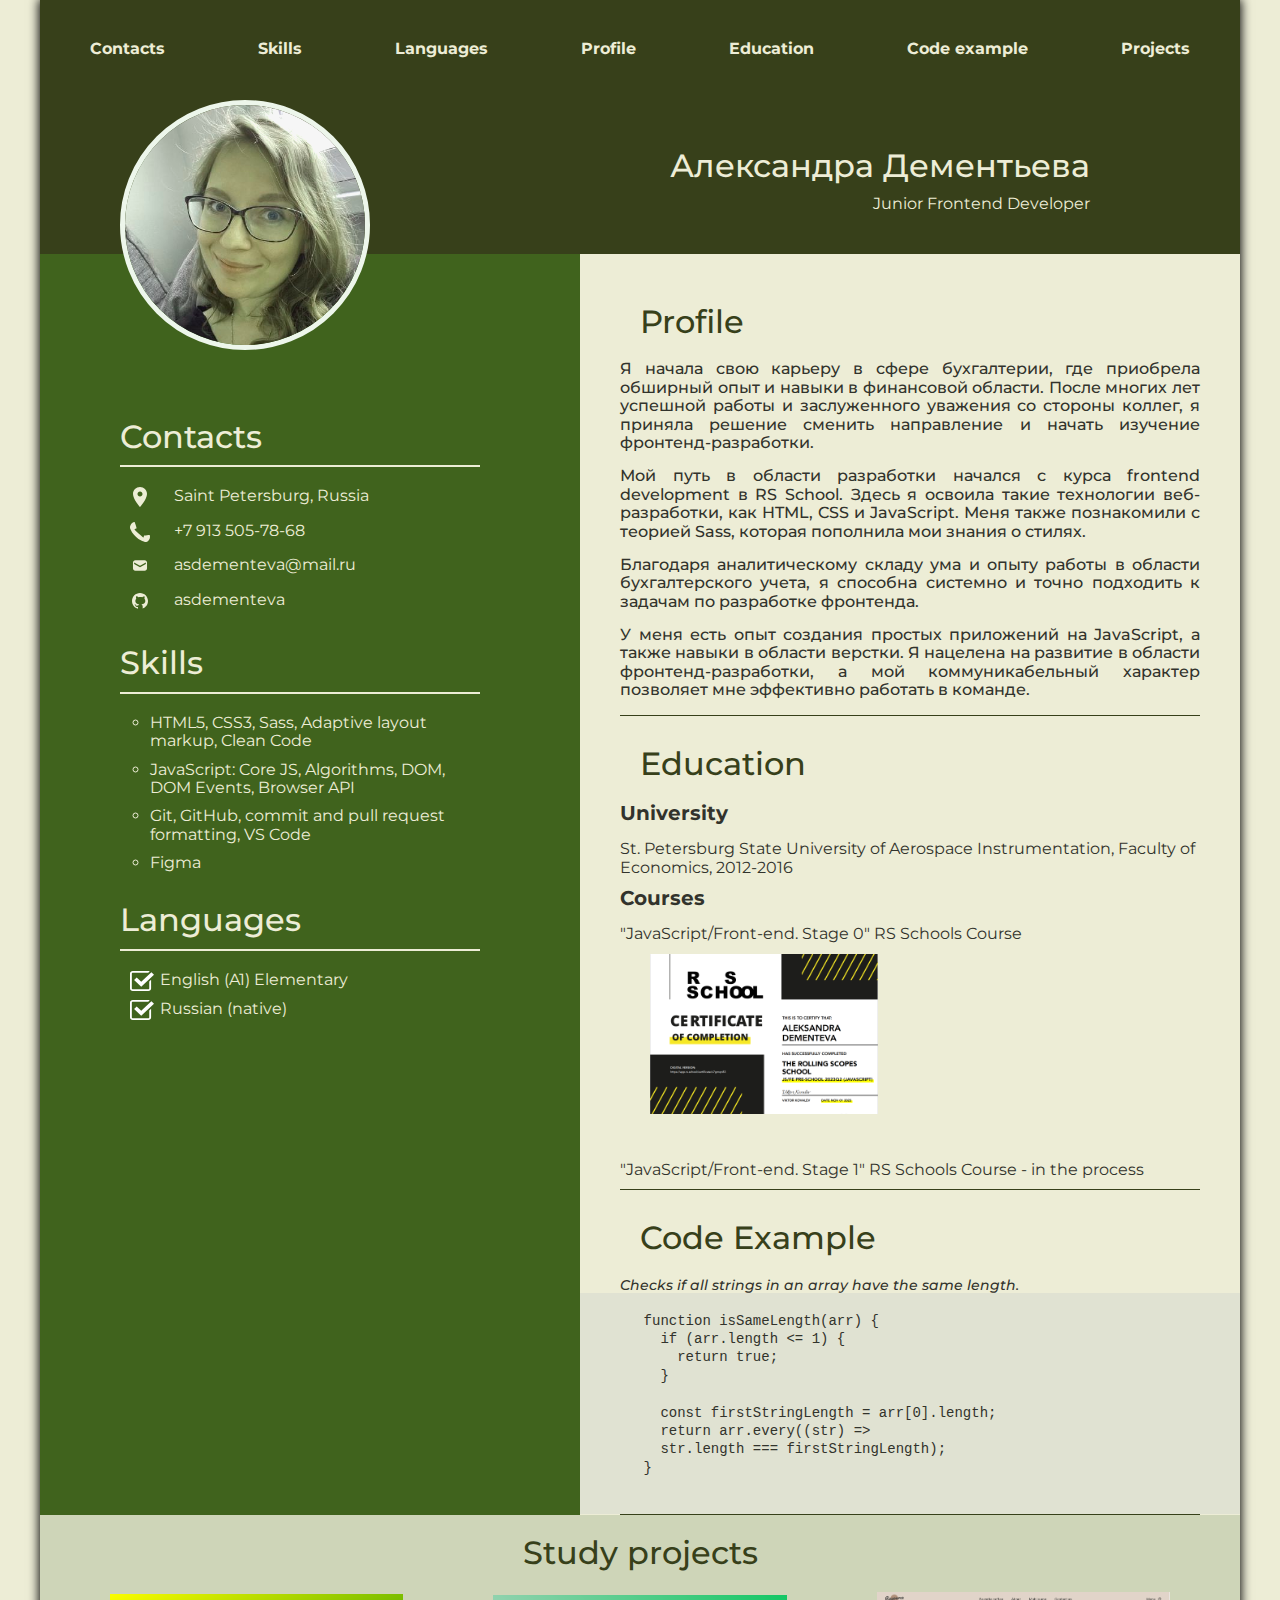
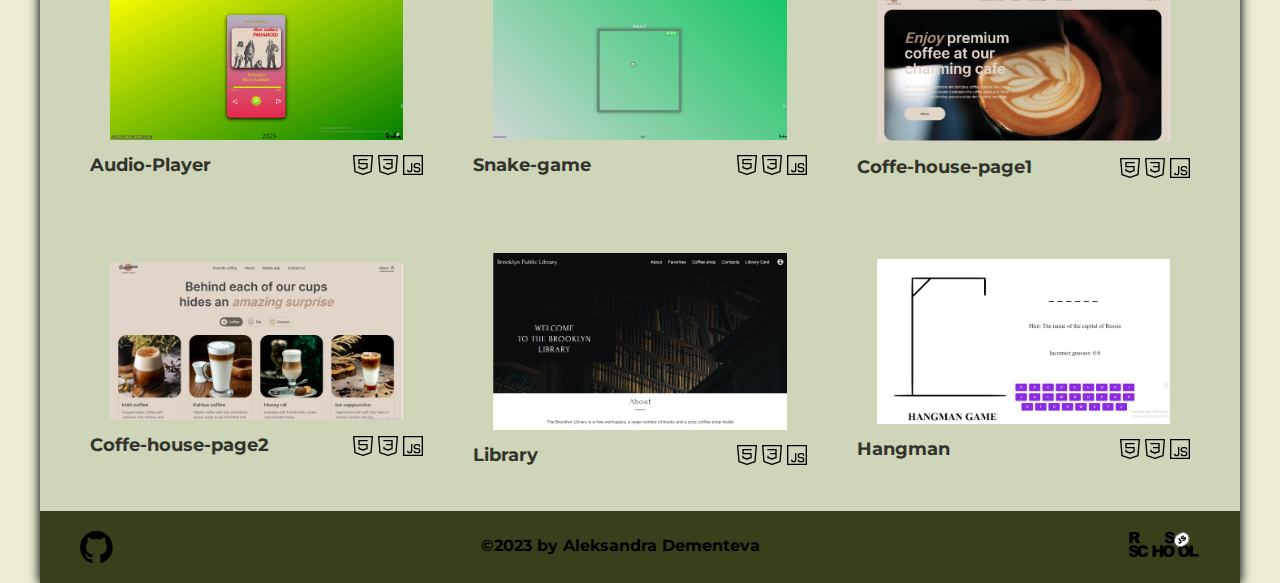
<file: rsschool-cv/index.html>
<!DOCTYPE html>
<html lang="en">
<head>
    <meta charset="UTF-8">
    <meta name="viewport" content="width=device-width, initial-scale=1.0">
    <link href="css/style.css" rel="stylesheet">
    <link href="css/normalize.css" rel="stylesheet">
    <link rel="icon" href="images/favicon.ico" type="image/ico" sizes="32x32">
    <link
        href="https://fonts.googleapis.com/css2?family=Montserrat:ital,wght@0,400;0,500;0,700;1,400;1,500;1,700&display=swap"
        rel="stylesheet">
    <title>CV</title>
</head>
<body>
    <div class="page">
        <header class="header">
            <nav class="header-nav">
                <ul class="nav-list">
                    <li class="nav-item"><a class="nav-link" href="#contacts">Contacts</a></li>
                    <li class="nav-item"><a class="nav-link" href="#skills">Skills</a></li>
                    <li class="nav-item"><a class="nav-link" href="#languages">Languages</a></li>
                    <li class="nav-item"><a class="nav-link" href="#profile">Profile</a></li>
                    <li class="nav-item"><a class="nav-link" href="#education">Education</a></li>
                    <li class="nav-item"><a class="nav-link" href="#code-example">Code example</a></li>
                    <li class="nav-item"><a class="nav-link" href="#projects">Projects</a></li>
                </ul>
            </nav>
            <div class="header-wrapper">
                <h1 class="header-title">Александра Дементьева</h1>
                <p class="header-text">Junior Frontend Developer</p>
            </div>
            <img class="header-photo" src="images/photo.jpg" alt="personal photo" width="250" height="250">
        </header>
        <main class="content">
            <div class="left-column">
                <section class="contacts general" id="contacts">
                    <h2 class="section-title">Contacts</h2>
                    <ul class="contact-list">
                        <li class="contact-item">
                            <svg class="contact-svg" width="20" height="20" viewBox="0 0 14 20" fill="none"
                                xmlns="http://www.w3.org/2000/svg">
                                <path
                                    d="M7 0C3.13 0 0 3.13 0 7C0 12.25 7 20 7 20C7 20 14 12.25 14 7C14 3.13 10.87 0 7 0ZM7 9.5C5.62 9.5 4.5 8.38 4.5 7C4.5 5.62 5.62 4.5 7 4.5C8.38 4.5 9.5 5.62 9.5 7C9.5 8.38 8.38 9.5 7 9.5Z"
                                    fill="black" />
                            </svg>
                            <span class="contact-text">Saint Petersburg, Russia</span>
                        </li>
                        <li class="contact-item">
                            <a class="contact-link" href="tel:+375336884633">
                                <svg class="contact-svg" width="20" height="20" viewBox="0 0 15 15" fill="none"
                                    xmlns="http://www.w3.org/2000/svg">
                                    <path
                                        d="M10.6681 14.7349C9.4886 14.3737 8.73758 14.0633 7.72171 13.5175C5.8568 12.5154 4.09246 11.0348 2.80839 9.39451C1.76878 8.06647 1.10865 6.99078 0.445935 5.54485C0.0784142 4.74299 0.041015 4.61279 0.0117162 4.0332C-0.0183682 3.43807 -0.00500151 3.36295 0.228626 2.81433C0.737712 1.61885 1.53329 0.74966 2.57319 0.252833C3.19744 -0.0454072 3.37846 -0.0693614 3.53058 0.126142C3.67127 0.306948 4.95493 4.19046 4.95493 4.4353C4.95493 4.66223 4.81842 4.76559 4.06707 5.1076C3.48934 5.37057 3.2935 5.58905 3.41985 5.82962C3.45387 5.89439 4.9034 7.20756 6.64103 8.74776C8.67089 10.547 9.85728 11.5481 9.95962 11.5481C10.1853 11.5481 10.3446 11.3428 10.3456 11.051C10.347 10.5944 10.4349 10.2061 10.5522 10.1378C10.6807 10.0629 10.9537 10.0287 12.7881 9.85766C14.5391 9.69438 14.7013 9.69905 14.8296 9.91642C14.887 10.0137 14.956 10.3432 14.9829 10.6485C15.0995 11.9716 14.6177 13.2152 13.5979 14.2232C12.7238 15.0873 12.1476 15.1879 10.6681 14.7349Z"
                                        fill="black" />
                                </svg>
                                <span class="contact-text">+7&nbsp;913&nbsp;505-78-68</span>
                            </a>
                        </li>
                        <li class="contact-item">
                            <a class="contact-link" href="asdementeva@mail.ru">
                                <svg class="contact-svg" width="20" height="20" viewBox="0 0 15 16" fill="none"
                                    xmlns="http://www.w3.org/2000/svg">
                                    <path
                                        d="M11.25 3.30566H3.75C2.71875 3.30566 1.875 4.14941 1.875 5.18066V9.86816C1.875 10.8994 2.71875 11.7432 3.75 11.7432H11.25C12.2812 11.7432 13.125 10.8994 13.125 9.86816V5.18066C13.125 4.14941 12.2812 3.30566 11.25 3.30566ZM12.1875 6.30566L7.5 9.02441L2.8125 6.30566V5.18066L7.5 7.89941L12.1875 5.18066V6.30566Z"
                                        fill="black" />
                                </svg>
                                <span class="contact-text">asdementeva@mail.ru</span>
                            </a>
                        </li>
                        <li class="contact-item">
                            <a class="contact-link" href="https://github.com/asdementeva">
                                <svg class="contact-svg" width="20" height="20" viewBox="0 0 15 15" fill="none"
                                    xmlns="http://www.w3.org/2000/svg">
                                    <path
                                        d="M7.5 1.5C4.1865 1.5 1.5 4.1865 1.5 7.5C1.5 10.3115 3.436 12.664 6.046 13.315C6.018 13.234 6 13.14 6 13.0235V11.998C5.7565 11.998 5.3485 11.998 5.246 11.998C4.8355 11.998 4.4705 11.8215 4.2935 11.4935C4.097 11.129 4.063 10.5715 3.576 10.2305C3.4315 10.117 3.5415 9.9875 3.708 10.005C4.0155 10.092 4.2705 10.303 4.5105 10.616C4.7495 10.9295 4.862 11.0005 5.3085 11.0005C5.525 11.0005 5.849 10.988 6.154 10.94C6.318 10.5235 6.6015 10.14 6.948 9.959C4.95 9.7535 3.9965 8.7595 3.9965 7.41C3.9965 6.829 4.244 6.267 4.6645 5.7935C4.5265 5.3235 4.353 4.365 4.7175 4C5.6165 4 6.16 4.583 6.2905 4.7405C6.7385 4.587 7.2305 4.5 7.7475 4.5C8.2655 4.5 8.7595 4.587 9.2085 4.7415C9.3375 4.585 9.8815 4 10.7825 4C11.1485 4.3655 10.973 5.328 10.8335 5.797C11.2515 6.2695 11.4975 6.83 11.4975 7.41C11.4975 8.7585 10.5455 9.752 8.5505 9.9585C9.0995 10.245 9.5 11.05 9.5 11.6565V13.0235C9.5 13.0755 9.4885 13.113 9.4825 13.1575C11.8205 12.338 13.5 10.118 13.5 7.5C13.5 4.1865 10.8135 1.5 7.5 1.5Z"
                                        fill="black" />
                                </svg>
                                <span class="contact-text">asdementeva</span>
                            </a>
                        </li>
                    </ul>
                </section>
                <section class="skills general" id="skills">
                    <h2 class="section-title">Skills</h2>
                    <ul class="skill-list">
                        <li class="skill-item">HTML5, CSS3, Sass, Adaptive layout markup, Clean Code</li>
                        <li class="skill-item">JavaScript: Core JS, Algorithms, DOM, DOM Events, Browser API</li>
                        <li class="skill-item">Git, GitHub, commit and pull request formatting, VS Code</li>
                        <li class="skill-item">Figma</li>
                    </ul>
                </section>
                <section class="lang general" id="languages">
                    <h2 class="section-title">Languages</h2>
                    <ul class="lang-list">
                        <li class="lang-item">English (A1) Elementary </li>
                        <li class="lang-item">Russian (native)</li>
                    </ul>
                </section>
            </div>
            <div class="right-column">
                <section class="profile general" id="profile">
                    <h2 class="section-title">Profile</h2>
                    <p class="profile-text">Я начала свою карьеру в сфере бухгалтерии, где приобрела обширный опыт и навыки в финансовой области. После многих лет успешной работы и заслуженного уважения со стороны коллег, я приняла решение сменить направление и начать изучение фронтенд-разработки.</p>
                    <p class="profile-text">Мой путь в области разработки начался с курса frontend development в RS School. Здесь я освоила такие технологии веб-разработки, как HTML, CSS и JavaScript. Меня также познакомили с теорией Sass, которая пополнила мои знания о стилях.</p>
                    <p class="profile-text">Благодаря аналитическому складу ума и опыту работы в области бухгалтерского учета, я способна системно и точно подходить к задачам по разработке фронтенда.</p>
                    <p class="profile-text">У меня есть опыт создания простых приложений на JavaScript, а также навыки в области верстки. Я нацелена на развитие в области фронтенд-разработки, а мой коммуникабельный характер позволяет мне эффективно работать в команде.</p>
                </section>
                <section class="education general" id="education">
                    <h2 class="section-title">Education</h2>
                    <ul class="education-list">
                        <li class="education-item">
                            <h3 class="education-title">University</h3>
                            <p class="education-text">St. Petersburg State University of Aerospace Instrumentation, Faculty of Economics, 2012-2016</p>
                        </li>
                        <li class="education-item">
                            <h3 class="education-title">Courses</h3>
                            <ul class="course-list">
                                <li class="course-item">
                                    <p class="education-text">"JavaScript/Front-end. Stage 0" RS Schools Course</p>
                                    <a class="img-certificate" href="images/stage0.PNG" target="_blank" aria-label="link on certificate">
                                        <img src="images/stage0.PNG" alt="stage0" width="228" height="165">
                                    </a>
                                </li><br><br>
                                <li class="course-item">
                                    <p class="education-text">"JavaScript/Front-end. Stage 1" RS Schools Course - in the process</p>
                                </li>
                            </ul>
                        </li>
                    </ul>
                </section>
                <section class="code general" id="code-example">
                    <h2 class="section-title">Code Example</h2>
                    <p class="code-text">Checks if all strings in an array have the same length.</p>
                    <pre class="code-ex">
                        <code>
    function isSameLength(arr) {
      if (arr.length <= 1) {
        return true;
      }

      const firstStringLength = arr[0].length;
      return arr.every((str) =>
      str.length === firstStringLength);
    }
                        </code>
                    </pre>
                </section>
            </div>
            <section class="projects" id="projects">
                <h2 class="section-title">Study projects</h2>
                <ul class="projects-list">
                    <li class="project-item">
                        <a class="project-link" href="https://rolling-scopes-school.github.io/asdementeva-JSFEPRESCHOOL2023Q2/audio-player/" target="_blank">
                            <img class="project-img" src="images/audio-player.PNG" alt="photo of Glassy project" width="625" height="400">
                            <div class="project-description">
                                <h3 class="project-title">Audio-Player</h3>
                                <div class="tech-wrapper">
                                    <svg class="tech-icon icon-html" width="20" height="20" viewBox="0 0 15 15" fill="none"
                                        xmlns="http://www.w3.org/2000/svg">
                                        <path
                                            d="M0.5 0.5V0C0.360174 0 0.226736 0.0585498 0.132059 0.161445C0.0373814 0.264341 -0.00988477 0.40218 0.00172713 0.541523L0.5 0.5ZM14.5 0.5L14.9983 0.541523C15.0099 0.40218 14.9626 0.264341 14.8679 0.161445C14.7733 0.0585498 14.6398 0 14.5 0V0.5ZM13.5 12.5L13.6581 12.9743C13.8479 12.9111 13.9817 12.7408 13.9983 12.5415L13.5 12.5ZM7.5 14.5L7.34189 14.9743C7.44452 15.0086 7.55548 15.0086 7.65811 14.9743L7.5 14.5ZM1.5 12.5L1.00173 12.5415C1.01834 12.7408 1.15214 12.9111 1.34189 12.9743L1.5 12.5ZM4.5 3.5V3H4V3.5H4.5ZM4.5 6.5H4V7H4.5V6.5ZM10.5 6.5H11V6H10.5V6.5ZM10.5 9.5L10.6581 9.97434L11 9.86038V9.5H10.5ZM7.5 10.5L7.34189 10.9743L7.5 11.027L7.65811 10.9743L7.5 10.5ZM4.5 9.5H4V9.86038L4.34189 9.97434L4.5 9.5ZM0.5 1H14.5V0H0.5V1ZM14.0017 0.458477L13.0017 12.4585L13.9983 12.5415L14.9983 0.541523L14.0017 0.458477ZM13.3419 12.0257L7.34189 14.0257L7.65811 14.9743L13.6581 12.9743L13.3419 12.0257ZM7.65811 14.0257L1.65811 12.0257L1.34189 12.9743L7.34189 14.9743L7.65811 14.0257ZM1.99827 12.4585L0.998273 0.458477L0.00172713 0.541523L1.00173 12.5415L1.99827 12.4585ZM11 3H4.5V4H11V3ZM4 3.5V6.5H5V3.5H4ZM4.5 7H10.5V6H4.5V7ZM10 6.5V9.5H11V6.5H10ZM10.3419 9.02566L7.34189 10.0257L7.65811 10.9743L10.6581 9.97434L10.3419 9.02566ZM7.65811 10.0257L4.65811 9.02566L4.34189 9.97434L7.34189 10.9743L7.65811 10.0257ZM5 9.5V8H4V9.5H5Z"
                                            fill="#000000" />
                                    </svg>
                                    <svg class="tech-icon icon-css" width="20" height="20" viewBox="0 0 15 15" fill="none" xmlns="http://www.w3.org/2000/svg">
                                        <path
                                            d="M0.5 0.5V0C0.360174 0 0.226736 0.0585498 0.132059 0.161445C0.0373814 0.264341 -0.00988477 0.40218 0.00172713 0.541523L0.5 0.5ZM14.5 0.5L14.9983 0.541523C15.0099 0.40218 14.9626 0.264341 14.8679 0.161445C14.7733 0.0585498 14.6398 0 14.5 0V0.5ZM13.5 12.5L13.6581 12.9743C13.8479 12.9111 13.9817 12.7408 13.9983 12.5415L13.5 12.5ZM7.5 14.5L7.34189 14.9743C7.44452 15.0086 7.55548 15.0086 7.65811 14.9743L7.5 14.5ZM1.5 12.5L1.00173 12.5415C1.01834 12.7408 1.15214 12.9111 1.34189 12.9743L1.5 12.5ZM10.5 3.5H11V3H10.5V3.5ZM10.5 9.5L10.6581 9.97434L11 9.86038V9.5H10.5ZM7.5 10.5L7.34189 10.9743L7.5 11.027L7.65811 10.9743L7.5 10.5ZM4.5 9.5H4V9.86038L4.34189 9.97434L4.5 9.5ZM0.5 1H14.5V0H0.5V1ZM14.0017 0.458477L13.0017 12.4585L13.9983 12.5415L14.9983 0.541523L14.0017 0.458477ZM13.3419 12.0257L7.34189 14.0257L7.65811 14.9743L13.6581 12.9743L13.3419 12.0257ZM7.65811 14.0257L1.65811 12.0257L1.34189 12.9743L7.34189 14.9743L7.65811 14.0257ZM1.99827 12.4585L0.998273 0.458477L0.00172713 0.541523L1.00173 12.5415L1.99827 12.4585ZM10.5 3H4V4H10.5V3ZM6 7H10.5V6H6V7ZM10 6.5V9.5H11V6.5H10ZM10.3419 9.02566L7.34189 10.0257L7.65811 10.9743L10.6581 9.97434L10.3419 9.02566ZM7.65811 10.0257L4.65811 9.02566L4.34189 9.97434L7.34189 10.9743L7.65811 10.0257ZM5 9.5V8H4V9.5H5ZM10 3.5V6.5H11V3.5H10Z"
                                            fill="#000000" />
                                    </svg>
                                    <svg class="tech-icon icon-js" width="20" height="20" viewBox="0 0 15 15" fill="none" xmlns="http://www.w3.org/2000/svg">
                                        <path
                                            d="M12.5 8V7.83333C12.5 7.09695 11.903 6.5 11.1667 6.5H10C9.17157 6.5 8.5 7.17157 8.5 8C8.5 8.82843 9.17157 9.5 10 9.5H11C11.8284 9.5 12.5 10.1716 12.5 11C12.5 11.8284 11.8284 12.5 11 12.5H10C9.17157 12.5 8.5 11.8284 8.5 11M6.5 6V11C6.5 11.8284 5.82843 12.5 5 12.5C4.17157 12.5 3.5 11.8284 3.5 11M0.5 0.5H14.5V14.5H0.5V0.5Z"
                                            stroke="#000000" />
                                    </svg>
                                </div>
                            </div>
                        </a>
                    </li>
                    <li class="project-item">
                        <a class="project-link" href="https://rolling-scopes-school.github.io/asdementeva-JSFEPRESCHOOL2023Q2/random-game/" target="_blank">
                            <img class="project-img" src="images/snake-game.PNG" alt="photo of Barbershop project" width="625"
                                height="400">
                            <div class="project-description">
                                <h3 class="project-title">Snake-game</h3>
                                <div class="tech-wrapper">
                                    <svg class="tech-icon icon-html" width="20" height="20" viewBox="0 0 15 15" fill="none"
                                        xmlns="http://www.w3.org/2000/svg">
                                        <path
                                            d="M0.5 0.5V0C0.360174 0 0.226736 0.0585498 0.132059 0.161445C0.0373814 0.264341 -0.00988477 0.40218 0.00172713 0.541523L0.5 0.5ZM14.5 0.5L14.9983 0.541523C15.0099 0.40218 14.9626 0.264341 14.8679 0.161445C14.7733 0.0585498 14.6398 0 14.5 0V0.5ZM13.5 12.5L13.6581 12.9743C13.8479 12.9111 13.9817 12.7408 13.9983 12.5415L13.5 12.5ZM7.5 14.5L7.34189 14.9743C7.44452 15.0086 7.55548 15.0086 7.65811 14.9743L7.5 14.5ZM1.5 12.5L1.00173 12.5415C1.01834 12.7408 1.15214 12.9111 1.34189 12.9743L1.5 12.5ZM4.5 3.5V3H4V3.5H4.5ZM4.5 6.5H4V7H4.5V6.5ZM10.5 6.5H11V6H10.5V6.5ZM10.5 9.5L10.6581 9.97434L11 9.86038V9.5H10.5ZM7.5 10.5L7.34189 10.9743L7.5 11.027L7.65811 10.9743L7.5 10.5ZM4.5 9.5H4V9.86038L4.34189 9.97434L4.5 9.5ZM0.5 1H14.5V0H0.5V1ZM14.0017 0.458477L13.0017 12.4585L13.9983 12.5415L14.9983 0.541523L14.0017 0.458477ZM13.3419 12.0257L7.34189 14.0257L7.65811 14.9743L13.6581 12.9743L13.3419 12.0257ZM7.65811 14.0257L1.65811 12.0257L1.34189 12.9743L7.34189 14.9743L7.65811 14.0257ZM1.99827 12.4585L0.998273 0.458477L0.00172713 0.541523L1.00173 12.5415L1.99827 12.4585ZM11 3H4.5V4H11V3ZM4 3.5V6.5H5V3.5H4ZM4.5 7H10.5V6H4.5V7ZM10 6.5V9.5H11V6.5H10ZM10.3419 9.02566L7.34189 10.0257L7.65811 10.9743L10.6581 9.97434L10.3419 9.02566ZM7.65811 10.0257L4.65811 9.02566L4.34189 9.97434L7.34189 10.9743L7.65811 10.0257ZM5 9.5V8H4V9.5H5Z"
                                            fill="#000000" />
                                    </svg>
                                    <svg class="tech-icon icon-css" width="20" height="20" viewBox="0 0 15 15" fill="none" xmlns="http://www.w3.org/2000/svg">
                                        <path
                                            d="M0.5 0.5V0C0.360174 0 0.226736 0.0585498 0.132059 0.161445C0.0373814 0.264341 -0.00988477 0.40218 0.00172713 0.541523L0.5 0.5ZM14.5 0.5L14.9983 0.541523C15.0099 0.40218 14.9626 0.264341 14.8679 0.161445C14.7733 0.0585498 14.6398 0 14.5 0V0.5ZM13.5 12.5L13.6581 12.9743C13.8479 12.9111 13.9817 12.7408 13.9983 12.5415L13.5 12.5ZM7.5 14.5L7.34189 14.9743C7.44452 15.0086 7.55548 15.0086 7.65811 14.9743L7.5 14.5ZM1.5 12.5L1.00173 12.5415C1.01834 12.7408 1.15214 12.9111 1.34189 12.9743L1.5 12.5ZM10.5 3.5H11V3H10.5V3.5ZM10.5 9.5L10.6581 9.97434L11 9.86038V9.5H10.5ZM7.5 10.5L7.34189 10.9743L7.5 11.027L7.65811 10.9743L7.5 10.5ZM4.5 9.5H4V9.86038L4.34189 9.97434L4.5 9.5ZM0.5 1H14.5V0H0.5V1ZM14.0017 0.458477L13.0017 12.4585L13.9983 12.5415L14.9983 0.541523L14.0017 0.458477ZM13.3419 12.0257L7.34189 14.0257L7.65811 14.9743L13.6581 12.9743L13.3419 12.0257ZM7.65811 14.0257L1.65811 12.0257L1.34189 12.9743L7.34189 14.9743L7.65811 14.0257ZM1.99827 12.4585L0.998273 0.458477L0.00172713 0.541523L1.00173 12.5415L1.99827 12.4585ZM10.5 3H4V4H10.5V3ZM6 7H10.5V6H6V7ZM10 6.5V9.5H11V6.5H10ZM10.3419 9.02566L7.34189 10.0257L7.65811 10.9743L10.6581 9.97434L10.3419 9.02566ZM7.65811 10.0257L4.65811 9.02566L4.34189 9.97434L7.34189 10.9743L7.65811 10.0257ZM5 9.5V8H4V9.5H5ZM10 3.5V6.5H11V3.5H10Z"
                                            fill="#000000" />
                                    </svg>
                                    <svg class="tech-icon icon-js" width="20" height="20" viewBox="0 0 15 15" fill="none" xmlns="http://www.w3.org/2000/svg">
                                        <path
                                            d="M12.5 8V7.83333C12.5 7.09695 11.903 6.5 11.1667 6.5H10C9.17157 6.5 8.5 7.17157 8.5 8C8.5 8.82843 9.17157 9.5 10 9.5H11C11.8284 9.5 12.5 10.1716 12.5 11C12.5 11.8284 11.8284 12.5 11 12.5H10C9.17157 12.5 8.5 11.8284 8.5 11M6.5 6V11C6.5 11.8284 5.82843 12.5 5 12.5C4.17157 12.5 3.5 11.8284 3.5 11M0.5 0.5H14.5V14.5H0.5V0.5Z"
                                            stroke="#000000" />
                                    </svg>
                                </div>
                            </div>
                        </a>
                    </li>
                    <li class="project-item">
                        <a class="project-link" href="https://rolling-scopes-school.github.io/asdementeva-JSFE2023Q4/coffee-house/home.html" target="_blank">
                            <img class="project-img" src="./images/coffe-house-page1.PNG" alt="photo of Travel project" width="625" height="400">
                            <div class="project-description">
                                <h3 class="project-title">Coffe-house-page1</h3>
                                <div class="tech-wrapper">
                                    <svg class="tech-icon icon-html" width="20" height="20" viewBox="0 0 15 15" fill="none" xmlns="http://www.w3.org/2000/svg">
                                        <path
                                            d="M0.5 0.5V0C0.360174 0 0.226736 0.0585498 0.132059 0.161445C0.0373814 0.264341 -0.00988477 0.40218 0.00172713 0.541523L0.5 0.5ZM14.5 0.5L14.9983 0.541523C15.0099 0.40218 14.9626 0.264341 14.8679 0.161445C14.7733 0.0585498 14.6398 0 14.5 0V0.5ZM13.5 12.5L13.6581 12.9743C13.8479 12.9111 13.9817 12.7408 13.9983 12.5415L13.5 12.5ZM7.5 14.5L7.34189 14.9743C7.44452 15.0086 7.55548 15.0086 7.65811 14.9743L7.5 14.5ZM1.5 12.5L1.00173 12.5415C1.01834 12.7408 1.15214 12.9111 1.34189 12.9743L1.5 12.5ZM4.5 3.5V3H4V3.5H4.5ZM4.5 6.5H4V7H4.5V6.5ZM10.5 6.5H11V6H10.5V6.5ZM10.5 9.5L10.6581 9.97434L11 9.86038V9.5H10.5ZM7.5 10.5L7.34189 10.9743L7.5 11.027L7.65811 10.9743L7.5 10.5ZM4.5 9.5H4V9.86038L4.34189 9.97434L4.5 9.5ZM0.5 1H14.5V0H0.5V1ZM14.0017 0.458477L13.0017 12.4585L13.9983 12.5415L14.9983 0.541523L14.0017 0.458477ZM13.3419 12.0257L7.34189 14.0257L7.65811 14.9743L13.6581 12.9743L13.3419 12.0257ZM7.65811 14.0257L1.65811 12.0257L1.34189 12.9743L7.34189 14.9743L7.65811 14.0257ZM1.99827 12.4585L0.998273 0.458477L0.00172713 0.541523L1.00173 12.5415L1.99827 12.4585ZM11 3H4.5V4H11V3ZM4 3.5V6.5H5V3.5H4ZM4.5 7H10.5V6H4.5V7ZM10 6.5V9.5H11V6.5H10ZM10.3419 9.02566L7.34189 10.0257L7.65811 10.9743L10.6581 9.97434L10.3419 9.02566ZM7.65811 10.0257L4.65811 9.02566L4.34189 9.97434L7.34189 10.9743L7.65811 10.0257ZM5 9.5V8H4V9.5H5Z"
                                            fill="#000000" />
                                    </svg>
                                    <svg class="tech-icon icon-css" width="20" height="20" viewBox="0 0 15 15" fill="none" xmlns="http://www.w3.org/2000/svg">
                                        <path
                                            d="M0.5 0.5V0C0.360174 0 0.226736 0.0585498 0.132059 0.161445C0.0373814 0.264341 -0.00988477 0.40218 0.00172713 0.541523L0.5 0.5ZM14.5 0.5L14.9983 0.541523C15.0099 0.40218 14.9626 0.264341 14.8679 0.161445C14.7733 0.0585498 14.6398 0 14.5 0V0.5ZM13.5 12.5L13.6581 12.9743C13.8479 12.9111 13.9817 12.7408 13.9983 12.5415L13.5 12.5ZM7.5 14.5L7.34189 14.9743C7.44452 15.0086 7.55548 15.0086 7.65811 14.9743L7.5 14.5ZM1.5 12.5L1.00173 12.5415C1.01834 12.7408 1.15214 12.9111 1.34189 12.9743L1.5 12.5ZM10.5 3.5H11V3H10.5V3.5ZM10.5 9.5L10.6581 9.97434L11 9.86038V9.5H10.5ZM7.5 10.5L7.34189 10.9743L7.5 11.027L7.65811 10.9743L7.5 10.5ZM4.5 9.5H4V9.86038L4.34189 9.97434L4.5 9.5ZM0.5 1H14.5V0H0.5V1ZM14.0017 0.458477L13.0017 12.4585L13.9983 12.5415L14.9983 0.541523L14.0017 0.458477ZM13.3419 12.0257L7.34189 14.0257L7.65811 14.9743L13.6581 12.9743L13.3419 12.0257ZM7.65811 14.0257L1.65811 12.0257L1.34189 12.9743L7.34189 14.9743L7.65811 14.0257ZM1.99827 12.4585L0.998273 0.458477L0.00172713 0.541523L1.00173 12.5415L1.99827 12.4585ZM10.5 3H4V4H10.5V3ZM6 7H10.5V6H6V7ZM10 6.5V9.5H11V6.5H10ZM10.3419 9.02566L7.34189 10.0257L7.65811 10.9743L10.6581 9.97434L10.3419 9.02566ZM7.65811 10.0257L4.65811 9.02566L4.34189 9.97434L7.34189 10.9743L7.65811 10.0257ZM5 9.5V8H4V9.5H5ZM10 3.5V6.5H11V3.5H10Z"
                                            fill="#000000" />
                                    </svg>
                                    <svg class="tech-icon icon-js" width="20" height="20" viewBox="0 0 15 15" fill="none" xmlns="http://www.w3.org/2000/svg">
                                        <path
                                            d="M12.5 8V7.83333C12.5 7.09695 11.903 6.5 11.1667 6.5H10C9.17157 6.5 8.5 7.17157 8.5 8C8.5 8.82843 9.17157 9.5 10 9.5H11C11.8284 9.5 12.5 10.1716 12.5 11C12.5 11.8284 11.8284 12.5 11 12.5H10C9.17157 12.5 8.5 11.8284 8.5 11M6.5 6V11C6.5 11.8284 5.82843 12.5 5 12.5C4.17157 12.5 3.5 11.8284 3.5 11M0.5 0.5H14.5V14.5H0.5V0.5Z"
                                            stroke="#000000" />
                                    </svg>
                                </div>
                            </div>
                        </a>
                    </li>
                    <li class="project-item">
                        <a class="project-link" href="https://rolling-scopes-school.github.io/asdementeva-JSFE2023Q4/coffee-house/menu.html" target="_blank">
                            <img class="project-img" src="./images/coffe-house-page2.PNG" alt="photo of Custom video player" width="625" height="400">
                            <div class="project-description">
                                <h3 class="project-title">Coffe-house-page2</h3>
                                <div class="tech-wrapper">
                                    <svg class="tech-icon icon-html" width="20" height="20" viewBox="0 0 15 15" fill="none"
                                        xmlns="http://www.w3.org/2000/svg">
                                        <path
                                            d="M0.5 0.5V0C0.360174 0 0.226736 0.0585498 0.132059 0.161445C0.0373814 0.264341 -0.00988477 0.40218 0.00172713 0.541523L0.5 0.5ZM14.5 0.5L14.9983 0.541523C15.0099 0.40218 14.9626 0.264341 14.8679 0.161445C14.7733 0.0585498 14.6398 0 14.5 0V0.5ZM13.5 12.5L13.6581 12.9743C13.8479 12.9111 13.9817 12.7408 13.9983 12.5415L13.5 12.5ZM7.5 14.5L7.34189 14.9743C7.44452 15.0086 7.55548 15.0086 7.65811 14.9743L7.5 14.5ZM1.5 12.5L1.00173 12.5415C1.01834 12.7408 1.15214 12.9111 1.34189 12.9743L1.5 12.5ZM4.5 3.5V3H4V3.5H4.5ZM4.5 6.5H4V7H4.5V6.5ZM10.5 6.5H11V6H10.5V6.5ZM10.5 9.5L10.6581 9.97434L11 9.86038V9.5H10.5ZM7.5 10.5L7.34189 10.9743L7.5 11.027L7.65811 10.9743L7.5 10.5ZM4.5 9.5H4V9.86038L4.34189 9.97434L4.5 9.5ZM0.5 1H14.5V0H0.5V1ZM14.0017 0.458477L13.0017 12.4585L13.9983 12.5415L14.9983 0.541523L14.0017 0.458477ZM13.3419 12.0257L7.34189 14.0257L7.65811 14.9743L13.6581 12.9743L13.3419 12.0257ZM7.65811 14.0257L1.65811 12.0257L1.34189 12.9743L7.34189 14.9743L7.65811 14.0257ZM1.99827 12.4585L0.998273 0.458477L0.00172713 0.541523L1.00173 12.5415L1.99827 12.4585ZM11 3H4.5V4H11V3ZM4 3.5V6.5H5V3.5H4ZM4.5 7H10.5V6H4.5V7ZM10 6.5V9.5H11V6.5H10ZM10.3419 9.02566L7.34189 10.0257L7.65811 10.9743L10.6581 9.97434L10.3419 9.02566ZM7.65811 10.0257L4.65811 9.02566L4.34189 9.97434L7.34189 10.9743L7.65811 10.0257ZM5 9.5V8H4V9.5H5Z"
                                            fill="#000000" />
                                    </svg>
                                    <svg class="tech-icon icon-css" width="20" height="20" viewBox="0 0 15 15" fill="none" xmlns="http://www.w3.org/2000/svg">
                                        <path
                                            d="M0.5 0.5V0C0.360174 0 0.226736 0.0585498 0.132059 0.161445C0.0373814 0.264341 -0.00988477 0.40218 0.00172713 0.541523L0.5 0.5ZM14.5 0.5L14.9983 0.541523C15.0099 0.40218 14.9626 0.264341 14.8679 0.161445C14.7733 0.0585498 14.6398 0 14.5 0V0.5ZM13.5 12.5L13.6581 12.9743C13.8479 12.9111 13.9817 12.7408 13.9983 12.5415L13.5 12.5ZM7.5 14.5L7.34189 14.9743C7.44452 15.0086 7.55548 15.0086 7.65811 14.9743L7.5 14.5ZM1.5 12.5L1.00173 12.5415C1.01834 12.7408 1.15214 12.9111 1.34189 12.9743L1.5 12.5ZM10.5 3.5H11V3H10.5V3.5ZM10.5 9.5L10.6581 9.97434L11 9.86038V9.5H10.5ZM7.5 10.5L7.34189 10.9743L7.5 11.027L7.65811 10.9743L7.5 10.5ZM4.5 9.5H4V9.86038L4.34189 9.97434L4.5 9.5ZM0.5 1H14.5V0H0.5V1ZM14.0017 0.458477L13.0017 12.4585L13.9983 12.5415L14.9983 0.541523L14.0017 0.458477ZM13.3419 12.0257L7.34189 14.0257L7.65811 14.9743L13.6581 12.9743L13.3419 12.0257ZM7.65811 14.0257L1.65811 12.0257L1.34189 12.9743L7.34189 14.9743L7.65811 14.0257ZM1.99827 12.4585L0.998273 0.458477L0.00172713 0.541523L1.00173 12.5415L1.99827 12.4585ZM10.5 3H4V4H10.5V3ZM6 7H10.5V6H6V7ZM10 6.5V9.5H11V6.5H10ZM10.3419 9.02566L7.34189 10.0257L7.65811 10.9743L10.6581 9.97434L10.3419 9.02566ZM7.65811 10.0257L4.65811 9.02566L4.34189 9.97434L7.34189 10.9743L7.65811 10.0257ZM5 9.5V8H4V9.5H5ZM10 3.5V6.5H11V3.5H10Z"
                                            fill="#000000" />
                                    </svg>
                                    <svg class="tech-icon icon-js" width="20" height="20" viewBox="0 0 15 15" fill="none" xmlns="http://www.w3.org/2000/svg">
                                        <path
                                            d="M12.5 8V7.83333C12.5 7.09695 11.903 6.5 11.1667 6.5H10C9.17157 6.5 8.5 7.17157 8.5 8C8.5 8.82843 9.17157 9.5 10 9.5H11C11.8284 9.5 12.5 10.1716 12.5 11C12.5 11.8284 11.8284 12.5 11 12.5H10C9.17157 12.5 8.5 11.8284 8.5 11M6.5 6V11C6.5 11.8284 5.82843 12.5 5 12.5C4.17157 12.5 3.5 11.8284 3.5 11M0.5 0.5H14.5V14.5H0.5V0.5Z"
                                            stroke="#000000" />
                                    </svg>
                                </div>
                            </div>
                        </a>
                    </li>
                    <li class="project-item">
                      <a class="project-link" href="https://asdementeva.github.io/Library/Library/" target="_blank">
                          <img class="project-img" src="./images/library.PNG" alt="photo of Custom video player" width="625" height="400">
                          <div class="project-description">
                              <h3 class="project-title">Library</h3>
                              <div class="tech-wrapper">
                                  <svg class="tech-icon icon-html" width="20" height="20" viewBox="0 0 15 15" fill="none"
                                      xmlns="http://www.w3.org/2000/svg">
                                      <path
                                          d="M0.5 0.5V0C0.360174 0 0.226736 0.0585498 0.132059 0.161445C0.0373814 0.264341 -0.00988477 0.40218 0.00172713 0.541523L0.5 0.5ZM14.5 0.5L14.9983 0.541523C15.0099 0.40218 14.9626 0.264341 14.8679 0.161445C14.7733 0.0585498 14.6398 0 14.5 0V0.5ZM13.5 12.5L13.6581 12.9743C13.8479 12.9111 13.9817 12.7408 13.9983 12.5415L13.5 12.5ZM7.5 14.5L7.34189 14.9743C7.44452 15.0086 7.55548 15.0086 7.65811 14.9743L7.5 14.5ZM1.5 12.5L1.00173 12.5415C1.01834 12.7408 1.15214 12.9111 1.34189 12.9743L1.5 12.5ZM4.5 3.5V3H4V3.5H4.5ZM4.5 6.5H4V7H4.5V6.5ZM10.5 6.5H11V6H10.5V6.5ZM10.5 9.5L10.6581 9.97434L11 9.86038V9.5H10.5ZM7.5 10.5L7.34189 10.9743L7.5 11.027L7.65811 10.9743L7.5 10.5ZM4.5 9.5H4V9.86038L4.34189 9.97434L4.5 9.5ZM0.5 1H14.5V0H0.5V1ZM14.0017 0.458477L13.0017 12.4585L13.9983 12.5415L14.9983 0.541523L14.0017 0.458477ZM13.3419 12.0257L7.34189 14.0257L7.65811 14.9743L13.6581 12.9743L13.3419 12.0257ZM7.65811 14.0257L1.65811 12.0257L1.34189 12.9743L7.34189 14.9743L7.65811 14.0257ZM1.99827 12.4585L0.998273 0.458477L0.00172713 0.541523L1.00173 12.5415L1.99827 12.4585ZM11 3H4.5V4H11V3ZM4 3.5V6.5H5V3.5H4ZM4.5 7H10.5V6H4.5V7ZM10 6.5V9.5H11V6.5H10ZM10.3419 9.02566L7.34189 10.0257L7.65811 10.9743L10.6581 9.97434L10.3419 9.02566ZM7.65811 10.0257L4.65811 9.02566L4.34189 9.97434L7.34189 10.9743L7.65811 10.0257ZM5 9.5V8H4V9.5H5Z"
                                          fill="#000000" />
                                  </svg>
                                  <svg class="tech-icon icon-css" width="20" height="20" viewBox="0 0 15 15" fill="none" xmlns="http://www.w3.org/2000/svg">
                                      <path
                                          d="M0.5 0.5V0C0.360174 0 0.226736 0.0585498 0.132059 0.161445C0.0373814 0.264341 -0.00988477 0.40218 0.00172713 0.541523L0.5 0.5ZM14.5 0.5L14.9983 0.541523C15.0099 0.40218 14.9626 0.264341 14.8679 0.161445C14.7733 0.0585498 14.6398 0 14.5 0V0.5ZM13.5 12.5L13.6581 12.9743C13.8479 12.9111 13.9817 12.7408 13.9983 12.5415L13.5 12.5ZM7.5 14.5L7.34189 14.9743C7.44452 15.0086 7.55548 15.0086 7.65811 14.9743L7.5 14.5ZM1.5 12.5L1.00173 12.5415C1.01834 12.7408 1.15214 12.9111 1.34189 12.9743L1.5 12.5ZM10.5 3.5H11V3H10.5V3.5ZM10.5 9.5L10.6581 9.97434L11 9.86038V9.5H10.5ZM7.5 10.5L7.34189 10.9743L7.5 11.027L7.65811 10.9743L7.5 10.5ZM4.5 9.5H4V9.86038L4.34189 9.97434L4.5 9.5ZM0.5 1H14.5V0H0.5V1ZM14.0017 0.458477L13.0017 12.4585L13.9983 12.5415L14.9983 0.541523L14.0017 0.458477ZM13.3419 12.0257L7.34189 14.0257L7.65811 14.9743L13.6581 12.9743L13.3419 12.0257ZM7.65811 14.0257L1.65811 12.0257L1.34189 12.9743L7.34189 14.9743L7.65811 14.0257ZM1.99827 12.4585L0.998273 0.458477L0.00172713 0.541523L1.00173 12.5415L1.99827 12.4585ZM10.5 3H4V4H10.5V3ZM6 7H10.5V6H6V7ZM10 6.5V9.5H11V6.5H10ZM10.3419 9.02566L7.34189 10.0257L7.65811 10.9743L10.6581 9.97434L10.3419 9.02566ZM7.65811 10.0257L4.65811 9.02566L4.34189 9.97434L7.34189 10.9743L7.65811 10.0257ZM5 9.5V8H4V9.5H5ZM10 3.5V6.5H11V3.5H10Z"
                                          fill="#000000" />
                                  </svg>
                                  <svg class="tech-icon icon-js" width="20" height="20" viewBox="0 0 15 15" fill="none" xmlns="http://www.w3.org/2000/svg">
                                      <path
                                          d="M12.5 8V7.83333C12.5 7.09695 11.903 6.5 11.1667 6.5H10C9.17157 6.5 8.5 7.17157 8.5 8C8.5 8.82843 9.17157 9.5 10 9.5H11C11.8284 9.5 12.5 10.1716 12.5 11C12.5 11.8284 11.8284 12.5 11 12.5H10C9.17157 12.5 8.5 11.8284 8.5 11M6.5 6V11C6.5 11.8284 5.82843 12.5 5 12.5C4.17157 12.5 3.5 11.8284 3.5 11M0.5 0.5H14.5V14.5H0.5V0.5Z"
                                          stroke="#000000" />
                                  </svg>
                              </div>
                          </div>
                      </a>
                  </li>
                    <li class="project-item">
                        <a class="project-link" href="https://rolling-scopes-school.github.io/asdementeva-JSFE2023Q4/hangman/" target="_blank">
                            <img class="project-img" src="./images/hangman.PNG" alt="photo of Movie app" width="625" height="400">
                            <div class="project-description">
                                <h3 class="project-title">Hangman</h3>
                                <div class="tech-wrapper">
                                    <svg class="tech-icon icon-html" width="20" height="20" viewBox="0 0 15 15" fill="none"
                                        xmlns="http://www.w3.org/2000/svg">
                                        <path
                                            d="M0.5 0.5V0C0.360174 0 0.226736 0.0585498 0.132059 0.161445C0.0373814 0.264341 -0.00988477 0.40218 0.00172713 0.541523L0.5 0.5ZM14.5 0.5L14.9983 0.541523C15.0099 0.40218 14.9626 0.264341 14.8679 0.161445C14.7733 0.0585498 14.6398 0 14.5 0V0.5ZM13.5 12.5L13.6581 12.9743C13.8479 12.9111 13.9817 12.7408 13.9983 12.5415L13.5 12.5ZM7.5 14.5L7.34189 14.9743C7.44452 15.0086 7.55548 15.0086 7.65811 14.9743L7.5 14.5ZM1.5 12.5L1.00173 12.5415C1.01834 12.7408 1.15214 12.9111 1.34189 12.9743L1.5 12.5ZM4.5 3.5V3H4V3.5H4.5ZM4.5 6.5H4V7H4.5V6.5ZM10.5 6.5H11V6H10.5V6.5ZM10.5 9.5L10.6581 9.97434L11 9.86038V9.5H10.5ZM7.5 10.5L7.34189 10.9743L7.5 11.027L7.65811 10.9743L7.5 10.5ZM4.5 9.5H4V9.86038L4.34189 9.97434L4.5 9.5ZM0.5 1H14.5V0H0.5V1ZM14.0017 0.458477L13.0017 12.4585L13.9983 12.5415L14.9983 0.541523L14.0017 0.458477ZM13.3419 12.0257L7.34189 14.0257L7.65811 14.9743L13.6581 12.9743L13.3419 12.0257ZM7.65811 14.0257L1.65811 12.0257L1.34189 12.9743L7.34189 14.9743L7.65811 14.0257ZM1.99827 12.4585L0.998273 0.458477L0.00172713 0.541523L1.00173 12.5415L1.99827 12.4585ZM11 3H4.5V4H11V3ZM4 3.5V6.5H5V3.5H4ZM4.5 7H10.5V6H4.5V7ZM10 6.5V9.5H11V6.5H10ZM10.3419 9.02566L7.34189 10.0257L7.65811 10.9743L10.6581 9.97434L10.3419 9.02566ZM7.65811 10.0257L4.65811 9.02566L4.34189 9.97434L7.34189 10.9743L7.65811 10.0257ZM5 9.5V8H4V9.5H5Z"
                                            fill="#000000" />
                                    </svg>
                                    <svg class="tech-icon icon-css" width="20" height="20" viewBox="0 0 15 15" fill="none" xmlns="http://www.w3.org/2000/svg">
                                        <path
                                            d="M0.5 0.5V0C0.360174 0 0.226736 0.0585498 0.132059 0.161445C0.0373814 0.264341 -0.00988477 0.40218 0.00172713 0.541523L0.5 0.5ZM14.5 0.5L14.9983 0.541523C15.0099 0.40218 14.9626 0.264341 14.8679 0.161445C14.7733 0.0585498 14.6398 0 14.5 0V0.5ZM13.5 12.5L13.6581 12.9743C13.8479 12.9111 13.9817 12.7408 13.9983 12.5415L13.5 12.5ZM7.5 14.5L7.34189 14.9743C7.44452 15.0086 7.55548 15.0086 7.65811 14.9743L7.5 14.5ZM1.5 12.5L1.00173 12.5415C1.01834 12.7408 1.15214 12.9111 1.34189 12.9743L1.5 12.5ZM10.5 3.5H11V3H10.5V3.5ZM10.5 9.5L10.6581 9.97434L11 9.86038V9.5H10.5ZM7.5 10.5L7.34189 10.9743L7.5 11.027L7.65811 10.9743L7.5 10.5ZM4.5 9.5H4V9.86038L4.34189 9.97434L4.5 9.5ZM0.5 1H14.5V0H0.5V1ZM14.0017 0.458477L13.0017 12.4585L13.9983 12.5415L14.9983 0.541523L14.0017 0.458477ZM13.3419 12.0257L7.34189 14.0257L7.65811 14.9743L13.6581 12.9743L13.3419 12.0257ZM7.65811 14.0257L1.65811 12.0257L1.34189 12.9743L7.34189 14.9743L7.65811 14.0257ZM1.99827 12.4585L0.998273 0.458477L0.00172713 0.541523L1.00173 12.5415L1.99827 12.4585ZM10.5 3H4V4H10.5V3ZM6 7H10.5V6H6V7ZM10 6.5V9.5H11V6.5H10ZM10.3419 9.02566L7.34189 10.0257L7.65811 10.9743L10.6581 9.97434L10.3419 9.02566ZM7.65811 10.0257L4.65811 9.02566L4.34189 9.97434L7.34189 10.9743L7.65811 10.0257ZM5 9.5V8H4V9.5H5ZM10 3.5V6.5H11V3.5H10Z"
                                            fill="#000000" />
                                    </svg>
                                    <svg class="tech-icon icon-js" width="20" height="20" viewBox="0 0 15 15" fill="none" xmlns="http://www.w3.org/2000/svg">
                                        <path
                                            d="M12.5 8V7.83333C12.5 7.09695 11.903 6.5 11.1667 6.5H10C9.17157 6.5 8.5 7.17157 8.5 8C8.5 8.82843 9.17157 9.5 10 9.5H11C11.8284 9.5 12.5 10.1716 12.5 11C12.5 11.8284 11.8284 12.5 11 12.5H10C9.17157 12.5 8.5 11.8284 8.5 11M6.5 6V11C6.5 11.8284 5.82843 12.5 5 12.5C4.17157 12.5 3.5 11.8284 3.5 11M0.5 0.5H14.5V14.5H0.5V0.5Z"
                                            stroke="#000000" />
                                    </svg>
                                </div>
                            </div>
                        </a>
                    </li>
                </ul>
            </section>
        </main>
        <footer class="footer">
            <a class="github-link" href="https://github.com/asdementeva" aria-label="link to github">
                <svg width="33" height="32" viewBox="0 0 98 96" xmlns="http://www.w3.org/2000/svg">
                    <path fill-rule="evenodd" clip-rule="evenodd"
                        d="M48.854 0C21.839 0 0 22 0 49.217c0 21.756 13.993 40.172 33.405 46.69 2.427.49 3.316-1.059 3.316-2.362 0-1.141-.08-5.052-.08-9.127-13.59 2.934-16.42-5.867-16.42-5.867-2.184-5.704-5.42-7.17-5.42-7.17-4.448-3.015.324-3.015.324-3.015 4.934.326 7.523 5.052 7.523 5.052 4.367 7.496 11.404 5.378 14.235 4.074.404-3.178 1.699-5.378 3.074-6.6-10.839-1.141-22.243-5.378-22.243-24.283 0-5.378 1.94-9.778 5.014-13.2-.485-1.222-2.184-6.275.486-13.038 0 0 4.125-1.304 13.426 5.052a46.97 46.97 0 0 1 12.214-1.63c4.125 0 8.33.571 12.213 1.63 9.302-6.356 13.427-5.052 13.427-5.052 2.67 6.763.97 11.816.485 13.038 3.155 3.422 5.015 7.822 5.015 13.2 0 18.905-11.404 23.06-22.324 24.283 1.78 1.548 3.316 4.481 3.316 9.126 0 6.6-.08 11.897-.08 13.526 0 1.304.89 2.853 3.316 2.364 19.412-6.52 33.405-24.935 33.405-46.691C97.707 22 75.788 0 48.854 0z"
                        fill="#fff" />
                </svg>
            </a>
            <p class="footer-copyright">&#169;2023 by Aleksandra Dementeva</p>
            <a class="rs-link" href="https://rs.school/js/" aria-label="link to RS School">
                <svg width="73" height="26" id="Layer_1" xmlns="http://www.w3.org/2000/svg"
                    xmlns:xlink="http://www.w3.org/1999/xlink" viewBox="0 0 552.8 205.3">
                    <style>
                        .st0 {
                            fill: #fff
                        }
                        .st1 {
                            clip-path: url(#SVGID_2_)
                        }
                        .st2 {
                            clip-path: url(#SVGID_4_)
                        }
                        .st3 {
                            clip-path: url(#SVGID_6_)
                        }
                        .st4 {
                            clip-path: url(#SVGID_8_)
                        }
                        .st5 {
                            fill: #fff;
                            stroke: #000;
                            stroke-width: 4;
                            stroke-miterlimit: 10
                        }
                        .st6 {
                            clip-path: url(#SVGID_8_)
                        }
                        .st6,
                        .st7 {
                            fill: none;
                            stroke: #000;
                            stroke-width: 4;
                            stroke-miterlimit: 10
                        }
                        .st8,
                        .st9 {
                            clip-path: url(#SVGID_10_)
                        }
                        .st9 {
                            fill: none;
                            stroke: #000;
                            stroke-width: 4;
                            stroke-miterlimit: 10
                        }
                    </style>
                    <title>rs_school_js</title>
                    <path
                        d="M285.4 68l26.3-1.7c.6 4.3 1.7 7.5 3.5 9.8 2.9 3.6 6.9 5.4 12.2 5.4 3.9 0 7-.9 9.1-2.8 2-1.5 3.2-3.9 3.2-6.4 0-2.4-1.1-4.7-3-6.2-2-1.8-6.7-3.6-14.1-5.2-12.1-2.7-20.8-6.3-25.9-10.9-5.1-4.3-8-10.6-7.8-17.3 0-4.6 1.4-9.2 4-13 3-4.3 7.1-7.7 12-9.6 5.3-2.3 12.7-3.5 22-3.5 11.4 0 20.1 2.1 26.1 6.4 6 4.2 9.6 11 10.7 20.3l-26 1.5c-.7-4-2.1-6.9-4.4-8.8s-5.3-2.8-9.2-2.8c-3.2 0-5.6.7-7.2 2-1.5 1.2-2.5 3-2.4 5 0 1.5.8 2.9 2 3.8 1.3 1.2 4.4 2.3 9.3 3.3 12.1 2.6 20.7 5.2 26 7.9 5.3 2.7 9.1 6 11.4 9.9 2.4 4 3.6 8.6 3.5 13.3 0 5.6-1.6 11.2-4.8 15.9-3.3 4.9-7.9 8.7-13.3 11-5.7 2.5-12.9 3.8-21.5 3.8-15.2 0-25.7-2.9-31.6-8.8S286.1 77 285.4 68zM6.3 97.6V8.2h46.1c8.5 0 15.1.7 19.6 2.2 4.4 1.4 8.3 4.3 10.9 8.2 2.9 4.3 4.3 9.3 4.2 14.5.3 8.8-4.2 17.2-11.9 21.6-3 1.7-6.3 2.9-9.7 3.5 2.5.7 5 1.9 7.2 3.3 1.7 1.4 3.1 3 4.4 4.7 1.5 1.7 2.8 3.6 3.9 5.6l13.4 25.9H63L48.2 70.2c-1.9-3.5-3.5-5.8-5-6.9-2-1.4-4.4-2.1-6.8-2.1H34v36.3H6.3zM34 44.4h11.7c2.5-.2 4.9-.6 7.3-1.2 1.8-.3 3.4-1.3 4.5-2.8 2.7-3.6 2.3-8.7-1-11.8-1.8-1.5-5.3-2.3-10.3-2.3H34v18.1zM0 174.2l26.3-1.7c.6 4.3 1.7 7.5 3.5 9.8 2.8 3.6 6.9 5.5 12.2 5.5 3.9 0 7-.9 9.1-2.8 2-1.6 3.2-3.9 3.2-6.4 0-2.4-1.1-4.7-3-6.2-2-1.8-6.7-3.6-14.2-5.2-12.1-2.7-20.8-6.3-25.9-10.9-5.1-4.3-8-10.6-7.8-17.3 0-4.6 1.4-9.2 4-13 3-4.3 7.1-7.7 12-9.6 5.3-2.3 12.7-3.5 22-3.5 11.4 0 20.1 2.1 26.1 6.4s9.5 11 10.6 20.3l-26 1.5c-.7-4-2.1-6.9-4.4-8.8-2.2-1.9-5.3-2.8-9.2-2.7-3.2 0-5.6.7-7.2 2.1-1.6 1.2-2.5 3-2.4 5 0 1.5.8 2.9 2 3.8 1.3 1.2 4.4 2.3 9.3 3.3 12.1 2.6 20.7 5.2 26 7.9 5.3 2.7 9.1 6 11.4 9.9 2.4 4 3.6 8.6 3.6 13.2 0 5.6-1.7 11.1-4.8 15.8-3.3 4.9-7.9 8.7-13.3 11-5.7 2.5-12.9 3.8-21.5 3.8-15.2 0-25.7-2.9-31.6-8.8-5.9-6-9.2-13.4-10-22.4z" />
                    <path
                        d="M133 167.2l24.2 7.3c-1.3 6.1-4 11.9-7.7 17-3.4 4.5-7.9 8-13 10.3-5.2 2.3-11.8 3.5-19.8 3.5-9.7 0-17.7-1.4-23.8-4.2-6.2-2.8-11.5-7.8-16-14.9-4.5-7.1-6.7-16.2-6.7-27.3 0-14.8 3.9-26.2 11.8-34.1s19-11.9 33.4-11.9c11.3 0 20.1 2.3 26.6 6.8 6.4 4.6 11.2 11.6 14.4 21l-24.4 5.4c-.6-2.1-1.5-4.2-2.7-6-1.5-2.1-3.4-3.7-5.7-4.9-2.3-1.2-4.9-1.7-7.5-1.7-6.3 0-11.1 2.5-14.4 7.6-2.5 3.7-3.8 9.6-3.8 17.6 0 9.9 1.5 16.7 4.5 20.4 3 3.7 7.2 5.5 12.7 5.5 5.3 0 9.3-1.5 12-4.4 2.7-3.1 4.7-7.4 5.9-13zm56.5-52.8h27.6v31.3h30.2v-31.3h27.8v89.4h-27.8v-36.2h-30.2v36.2h-27.6v-89.4z" />
                    <path
                        d="M271.3 159.1c0-14.6 4.1-26 12.2-34.1 8.1-8.1 19.5-12.2 34-12.2 14.9 0 26.3 4 34.4 12S364 144 364 158.4c0 10.5-1.8 19-5.3 25.7-3.4 6.6-8.7 12-15.2 15.6-6.7 3.7-15 5.6-24.9 5.6-10.1 0-18.4-1.6-25-4.8-6.8-3.4-12.4-8.7-16.1-15.2-4.1-7-6.2-15.7-6.2-26.2zm27.6.1c0 9 1.7 15.5 5 19.5 3.3 3.9 7.9 5.9 13.7 5.9 5.9 0 10.5-1.9 13.8-5.8s4.9-10.8 4.9-20.8c0-8.4-1.7-14.6-5.1-18.4-3.4-3.9-8-5.8-13.8-5.8-5.1-.2-10 2-13.4 5.9-3.4 3.9-5.1 10.4-5.1 19.5zm93.4-.1c0-14.6 4.1-26 12.2-34.1 8.1-8.1 19.5-12.2 34-12.2 14.9 0 26.4 4 34.4 12S485 144 485 158.4c0 10.5-1.8 19-5.3 25.7-3.4 6.6-8.7 12-15.2 15.6-6.7 3.7-15 5.6-24.9 5.6-10.1 0-18.4-1.6-25-4.8-6.8-3.4-12.4-8.7-16.1-15.2-4.1-7-6.2-15.7-6.2-26.2zm27.6.1c0 9 1.7 15.5 5 19.5 3.3 3.9 7.9 5.9 13.7 5.9 5.9 0 10.5-1.9 13.8-5.8 3.3-3.9 4.9-10.8 4.9-20.8 0-8.4-1.7-14.6-5.1-18.4-3.4-3.9-8-5.8-13.8-5.8-5.1-.2-10.1 2-13.4 5.9-3.4 3.9-5.1 10.4-5.1 19.5z" />
                    <path d="M482.1 114.4h27.6v67.4h43.1v22H482v-89.4z" />
                    <ellipse transform="rotate(-37.001 420.46 67.88)" class="st0" cx="420.5" cy="67.9" rx="63" ry="51.8" />
                    <defs>
                        <ellipse id="SVGID_1_" transform="rotate(-37.001 420.46 67.88)" cx="420.5" cy="67.9" rx="63"
                            ry="51.8" />
                    </defs>
                    <clipPath id="SVGID_2_">
                        <use xlink:href="#SVGID_1_" overflow="visible" />
                    </clipPath>
                    <g class="st1">
                        <path transform="rotate(-37.001 420.82 68.353)" class="st0" d="M330.9-14.2h179.8v165.1H330.9z" />
                        <g id="Layer_2_1_">
                            <defs>
                                <path id="SVGID_3_" transform="rotate(-37.001 420.82 68.353)"
                                    d="M330.9-14.2h179.8v165.1H330.9z" />
                            </defs>
                            <clipPath id="SVGID_4_">
                                <use xlink:href="#SVGID_3_" overflow="visible" />
                            </clipPath>
                            <g id="Layer_1-2" class="st2">
                                <ellipse transform="rotate(-37.001 420.46 67.88)" class="st0" cx="420.5" cy="67.9" rx="63"
                                    ry="51.8" />
                                <defs>
                                    <ellipse id="SVGID_5_" transform="rotate(-37.001 420.46 67.88)" cx="420.5" cy="67.9" rx="63"
                                        ry="51.8" />
                                </defs>
                                <clipPath id="SVGID_6_">
                                    <use xlink:href="#SVGID_5_" overflow="visible" />
                                </clipPath>
                                <g class="st3">
                                    <path transform="rotate(-37 420.799 68.802)" class="st0" d="M357.8 17h125.9v103.7H357.8z" />
                                    <defs>
                                        <path id="SVGID_7_" transform="rotate(-37 420.799 68.802)"
                                            d="M357.8 17h125.9v103.7H357.8z" />
                                    </defs>
                                    <clipPath id="SVGID_8_">
                                        <use xlink:href="#SVGID_7_" overflow="visible" />
                                    </clipPath>
                                    <g class="st4">
                                        <ellipse transform="rotate(-37.001 420.46 67.88)" class="st5" cx="420.5" cy="67.9"
                                            rx="63" ry="51.8" />
                                    </g>
                                    <path transform="rotate(-37 420.799 68.802)" class="st6" d="M357.8 17h125.9v103.7H357.8z" />
                                    <ellipse transform="rotate(-37.001 420.46 67.88)" class="st7" cx="420.5" cy="67.9" rx="63"
                                        ry="51.8" />
                                    <path transform="rotate(-37 420.799 68.802)" class="st0" d="M357.8 17h125.9v103.7H357.8z" />
                                    <defs>
                                        <path id="SVGID_9_" transform="rotate(-37 420.799 68.802)"
                                            d="M357.8 17h125.9v103.7H357.8z" />
                                    </defs>
                                    <clipPath id="SVGID_10_">
                                        <use xlink:href="#SVGID_9_" overflow="visible" />
                                    </clipPath>
                                    <g class="st8">
                                        <ellipse transform="rotate(-37.001 420.46 67.88)" class="st5" cx="420.5" cy="67.9"
                                            rx="63" ry="51.8" />
                                    </g>
                                    <path transform="rotate(-37 420.799 68.802)" class="st9" d="M357.8 17h125.9v103.7H357.8z" />
                                    <path transform="rotate(-37.001 420.82 68.353)" class="st7"
                                        d="M330.9-14.2h179.8v165.1H330.9z" />
                                </g>
                                <ellipse transform="rotate(-37.001 420.46 67.88)" class="st7" cx="420.5" cy="67.9" rx="63"
                                    ry="51.8" />
                                <path
                                    d="M392.4 61.3l10-7 12.3 17.5c2.1 2.8 3.7 5.8 4.9 9.1.7 2.5.5 5.2-.5 7.6-1.3 3-3.4 5.5-6.2 7.3-3.3 2.3-6.1 3.6-8.5 4-2.3.4-4.7 0-6.9-1-2.4-1.2-4.5-2.9-6.1-5.1l8.6-8c.7 1.1 1.6 2.1 2.6 2.9.7.5 1.5.8 2.4.8.7 0 1.4-.3 1.9-.7 1-.6 1.7-1.8 1.6-3-.3-1.7-1-3.4-2.1-4.7l-14-19.7zm30 11.1l9.1-7.2c1 1.2 2.3 2.1 3.7 2.6 2 .6 4.1.2 5.8-1.1 1.2-.8 2.2-1.9 2.6-3.3.6-1.8-.4-3.8-2.2-4.4-.3-.1-.6-.2-.9-.2-1.2-.1-3.3.4-6.4 1.7-5.1 2.1-9.1 2.9-12.1 2.6-2.9-.3-5.6-1.8-7.2-4.3-1.2-1.7-1.8-3.7-1.9-5.7 0-2.3.6-4.6 1.9-6.5 1.9-2.7 4.2-5 7-6.8 4.2-2.9 7.9-4.3 11.1-4.3 3.2 0 6.2 1.5 9 4.6l-9 7.1c-1.8-2.3-5.2-2.8-7.5-1l-.3.3c-1 .6-1.7 1.5-2.1 2.6-.3.8-.1 1.7.4 2.4.4.5 1 .9 1.7.9.8.1 2.2-.3 4.2-1.2 5-2.1 8.8-3.3 11.4-3.7 2.2-.4 4.5-.2 6.6.7 1.9.8 3.5 2.2 4.6 3.9 1.4 2 2.2 4.4 2.3 6.9.1 2.6-.6 5.1-2 7.3-1.8 2.7-4.1 5-6.8 6.8-5.5 3.8-10 5.4-13.6 4.8-3.9-.6-7.1-2.6-9.4-5.5z" />
                            </g>
                        </g>
                    </g>
                </svg>
            </a>
        </footer>
    </div>
</body>
</html>
</file>
<file: rsschool-cv/css/style.css>
:root {
    --basic-white: #ededd6;
    --basic-dark-green: #37401a;
    --basic-light-green: #40631d;
    --basic-white-green: #ced5b8;
    --basic-black: #000000;
    --basic-dark: #32332c;
}

*,
*::before,
*::after {
    box-sizing: border-box;
}

.visually-hidden {
    position: absolute;
    width: 1px;
    height: 1px;
    margin: -1px;
    border: 0;
    padding: 0;
    clip: rect(0 0 0 0);
    overflow: hidden;
}

html {
    background-color: var(--basic-white);
}

body {
    font-family: "Montserrat", sans-serif;
    font-size: 16px;
    font-weight: 400;
}

.page {
    max-width: 1200px;
    margin: 0 auto;

    box-shadow: 0 0 10px 1px var(--basic-black);
}

.nav-list,
.contact-list,
.skill-list,
.lang-list,
.education-list,
.course-list,
.projects-list {
    margin: 0;
    padding: 0;

    list-style: none;
}

/* HEADER */

.header {
    position: relative;

    color: var(--basic-white);

    background-color: var(--basic-dark-green);
}

.nav-list {
    padding: 30px 40px;

    display: flex;
    justify-content: space-between;
    flex-wrap: wrap;
}

.nav-link {
    display: block;
    padding: 10px 10px;

    font-weight: 700;
    text-decoration: none;
    color: inherit;

    border-radius: 25px;

    transition-duration: 0.3s;
}

.nav-link:hover,
.nav-link:focus {
    color: var(--basic-black);

    background-color: var(--basic-white-green);
    box-shadow: 0 1px 3px var(--basic-black);
}

.nav-link:active {
    box-shadow: inset 0 2px 2px var(--basic-black);
}

.header-wrapper {
    padding-right: 150px;

    display: flex;
    flex-direction: column;
    align-items: flex-end;
}

.header-title {
    margin: 0;
    margin-top: 50px;
    margin-bottom: 10px;

    font-size: 32px;
    font-weight: 500;
}

.header-text {
    margin: 0;
    margin-bottom: 40px;
}

.header-photo {
    position: absolute;
    left: 80px;
    top: 100px;
    width: 250px;
    height: auto;
    border: 5px solid var(--basic-white);
    border-radius: 50%;
    filter: invert(1%) sepia(0%) saturate(89%) hue-rotate(45deg) brightness(111%) contrast(93%);
}

/* MAIN */

.content {
    display: flex;
    flex-wrap: wrap;
}

.general {
    margin-top: 30px;
}

.section-title {
    margin: 0;
    margin-bottom: 20px;

    font-size: 32px;
    font-weight: 500;
}

/* LEFT COLUMN */

.left-column {
    width: 45%;
    padding: 135px 100px 0 80px;

    color: var(--basic-white);

    background-color: var(--basic-light-green);
}

.left-column .section-title {
    padding-bottom: 10px;

    border-bottom: 2px solid var(--basic-white);
}

/* CONTACT */

.contact-item {
    margin: 10px 0 10px 10px;
}

.contact-link {
    color: var(--basic-white);
    text-decoration: none;

    transition-duration: 0.3s;
}

.contact-link:hover,
.contact-link:focus {
    color: var(--basic-dark-green);
}

.contact-link:active{
    color: var(--basic-black);
}

.contact-svg path {
    fill: var(--basic-white);
}

.contact-text {
    margin: 0;
    margin-left: 20px;
    vertical-align: top;
}

/* SKILLS */

.skill-list {
    list-style: circle;
}

.skill-item {
    margin: 10px 0 10px 30px;
}

/* LANGUAGES */

.lang-item {
    position: relative;

    margin: 10px 0 10px 40px;
    vertical-align: middle;
}

.lang-item::before {
    content: "";
    position: absolute;
    top: 0;
    left: -30px;

    width: 24px;
    height: 20px;

    background-color: var(--basic-white);
    background: url("../images/icon_checked.svg");
    background-repeat: no-repeat;
    background-position: 0 0;
}

/*MAIN RIGHT COLUMN*/

.right-column {
    width: 55%;
    padding: 20px 40px 0;

    color: var(--basic-dark);
}

.right-column .general {
    border-bottom: 1px solid var(--basic-dark-green);
}

.right-column .section-title {
    margin-left: 20px;

    color: var(--basic-dark-green);
}

/* PROFILE */

.profile-text {
    margin: 0;
    margin-bottom: 15px;

    font-weight: 500;
    text-align: justify;
}

/* EDUCATION */

.education-title {
    margin: 0;
    margin-bottom: 15px;

    font-size: 20px;
    font-weight: 700;
}

.education-text {
    margin: 0;
    margin-bottom: 10px;
}

.img-certificate {
    display: block;
    margin-left: 30px;
    margin-bottom: 10px;

    font-size: 0;
}

.img-certificate img {
    width: 228px;
    height: auto;

    transition-duration: 0.3s;
}

.img-certificate:hover img,
.img-certificate:focus img {
    box-shadow: 0 0 5px 1px var(--basic-black);
}

/*CODE EXAMPLE */

.code-name {
    margin: 0;
    margin-bottom: 5px;

    font-weight: 700;
}

.code-text {
    margin: 0;

    font-size: 14px;
    font-weight: 500;
    font-style: italic;
}

.code-ex {
    margin: 0 -40px;
    padding-left: 30px;

    background-color: rgba(175, 184, 193, 0.2);
}

.code-ex code {
    font-family: inherit;
    font-size: 14px;
}

/* PROJECTS */

.projects {
    width: 100%;
    margin: 0;
    padding: 20px 50px;

    background-color: var(--basic-white-green);
}

.projects .section-title {
    text-align: center;
    color: var(--basic-dark-green);
}

.projects-list {
    display: flex;
    justify-content: center;
    flex-wrap: wrap;
    align-items: center;
    gap: 50px;
}

.project-item {
    width: calc((100% - 100px)/3);
}

.project-link {
    display: flex;
    flex-direction: column;
    justify-content: center;

    text-decoration: none;
}

.project-img {
    width: calc((100% - 40px));
    height: auto;
    margin: 0 auto;

    transition-duration: 0.3s;
}

.project-description {
    margin: 15px 0 25px;

    display: flex;
    justify-content: space-between;
    align-items: center;
}

.project-title {
    margin: 0;

    font-size: 18px;
    color: var(--basic-dark);

    transition-duration: 0.3s;
}

.project-link:hover .project-img,
.project-link:focus .project-img {
    box-shadow: 0 0 10px 5px var(--basic-dark);
}

.project-title:hover {
    color: var(--basic-white);
}

.project-link:active .project-title{
    color: var(--basic-light-green);
}

.project-title:hover + .tech-wrapper .icon-js path {
    stroke: var(--basic-white);
}

.project-title:hover+.tech-wrapper .icon-html path,
.project-title:hover+.tech-wrapper .icon-css path {
    fill: var(--basic-white);
}

.tech-wrapper {
    display: flex;
    column-gap: 5px;
}

/* FOOTER */

.footer {
    padding: 20px 40px;

    display: flex;
    justify-content: space-between;

    font-weight: 700;
    color: var(--basic-black);

    background-color: var(--basic-dark-green);
}

.github-link {
    display: flex;
    align-items: center;

    transition-duration: 0.3s;
}

.github-link path {
    fill: var(--basic-black);
}

.footer-copyright {
    margin: auto 0;
}

.rs-link {
    display: block;

    transition-duration: 0.3s;
}

.rs-link:hover,
.github-link:hover {
    transform: scale(1.2);
}

.rs-link:active path,
.github-link:active path {
    fill: var(--basic-white);
}

/* MEDIA */

@media screen and (max-width: 768px) {

    body {
        font-size: 14px;
    }

    .general {
        margin-top: 20px;
    }

    .nav-list {
        padding: 15px 10px;
    }

    .nav-link {
        padding: 5px 8px;

        font-weight: 500;
    }

    .header-photo {
        left: 40px;
        top: 80px;

        width: 200px;
    }

    .header-wrapper {
        padding-right: 100px;
    }

    .header-title {
        margin-top: 30px;
    }

    .left-column {
        padding: 80px 20px 0;
    }

    .section-title {
        font-size: 24px;
    }

    .right-column {
        padding: 20px 30px 0;
    }

    .education-title {
        font-size: 16px;
    }

    .code-ex {
        margin: 0 -30px;
        padding-left: 10px;
    }

    .projects {
        padding: 20px;
    }

    .project-title {
        font-size: 14px;
    }

    .project-item {
        width: calc((100% - 60px)/3);
    }
}

@media screen and (max-width: 600px) {

    body {
        font-size: 12px;
    }

    .nav-item {
        margin: 0 25px;
    }

    .header-photo {
        width: 150px;
    }

    .header-wrapper {
        padding-right: 50px;
    }

    .header-title {
        margin-top: 0;

        font-size: 28px;
    }

    .header-text {
        margin-bottom: 20px;
    }

    .left-column {
        padding: 80px 10px 0 10px;
    }

    .contact-text {
        margin-left: 10px;
    }

    .right-column {
        padding: 15px 15px 0;
    }

    .img-certificate {
        margin-left: 0;
    }

    .img-certificate img {
        width: 200px;
    }

    .code-text {
        font-size: 12px;
    }

    .code-ex {
        margin: 0 -15px;
        padding-left: 0;
    }

    .code-ex code {
        display: block;
        margin-left: -10px;

        font-size: 12px;
    }

    .project-title {
        font-size: 12px;
    }

    .tech-wrapper {
        gap: 2px;
    }

    .tech-icon {
        width: 13px;
        height: 13px;
    }

    .footer {
        padding: 10px 20px;
    }

    .github-link,
    .rs-link {
        transform: scale(0.8);
    }
}

@media screen and (max-width: 480px) {

    .nav-list {
        padding: 10px;
    }

    .nav-item {
        margin: 0 10px;
    }

    .nav-link {
        font-size: 12px;
    }

    .header-photo {
        top: 60px;
        width: 100px;
    }

    .header-wrapper {
        padding-right: 40px;
    }

    .header-title {
        font-size: 20px;
    }

    .header-text {
        margin-bottom: 10px;
    }

    .left-column {
        width: 100%;
        padding: 20px 30px 0;
    }

    .section-title {
        font-size: 16px;
    }

    .contact-list {
        margin-left: 15px;
    }

    .contact-item {
        margin: 0;
    }

    .contact-svg {
        transform: scale(0.8);
    }

    .skill-item {
        margin: 5px 0 5px 30px;
    }

    .lang-item::before {
        transform: scale(0.8);
    }

    .lang-item {
        margin: 5px 0 5px 40px;
    }

    .lang {
        padding-bottom: 10px;
    }

    .right-column {
        width: 100%;
        padding: 0 30px;
    }

    .education-text {
        margin: 5px;
    }

    .education-title {
        font-size: 14px;
        margin: 10px;
    }

    .code-ex {
        margin: 0 -30px;
        padding-left: 30px;
    }

    .project-item {
        width: calc((100% - 40px)/2);
    }

    .project-title {
        font-size: 14px;
    }

    .tech-icon {
        width: 15px;
        height: 15px;
    }

    .footer {
        padding: 5px 10px;
    }

    .github-link,
    .rs-link {
        transform: scale(0.6);
    }
}

@media screen and (max-width: 480px) {

    .nav-item {
        margin: 0 5px;
    }

    .header-photo {
        left: 20px;
    }

    .header-wrapper {
        padding-right: 20px;
    }

    .project-item {
        width: calc((100% - 20px)/2);
    }

    .project-title {
        font-size: 12px;
    }

    .footer {
        font-size: 10px;
    }
}
</file>
